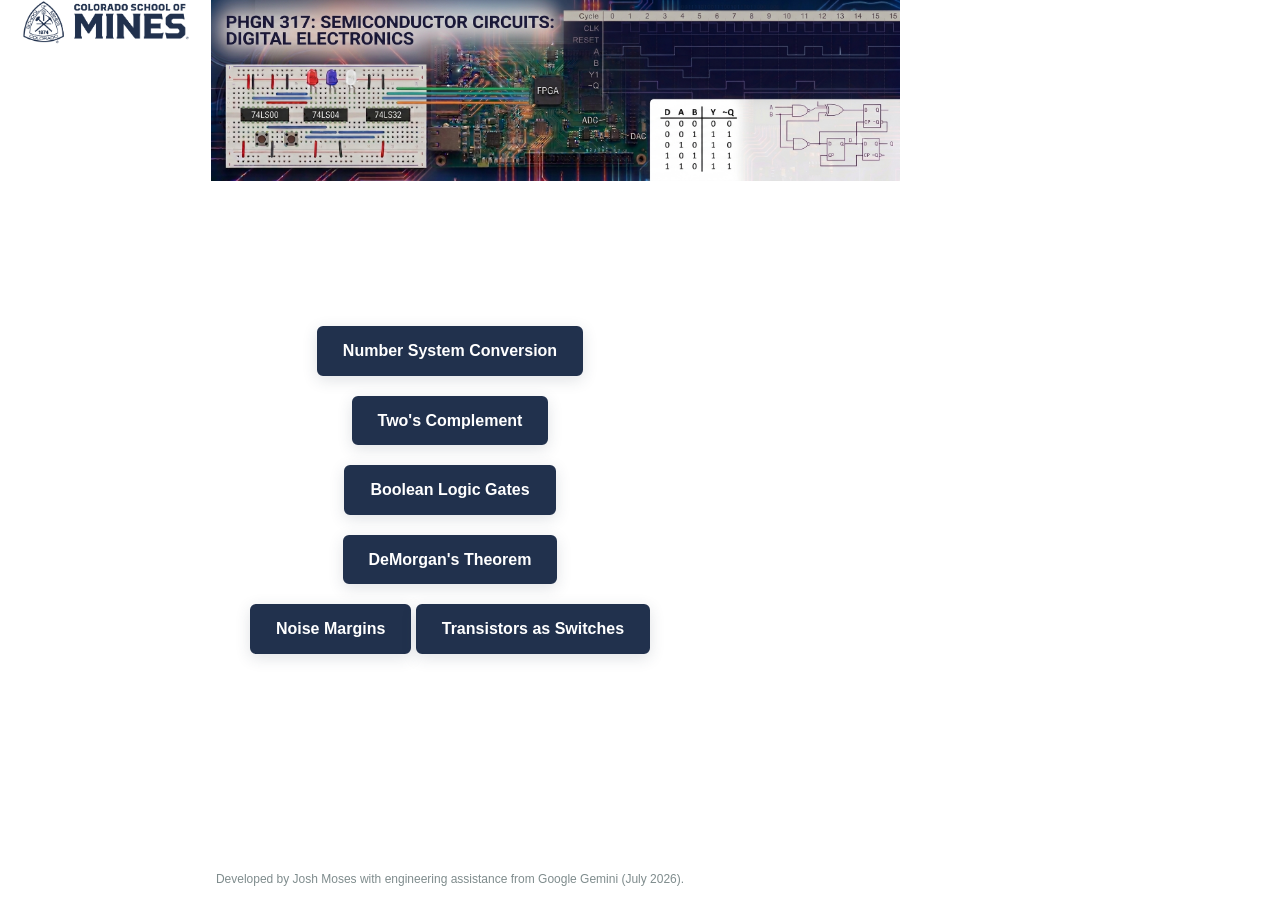
<file: index.html>
<!DOCTYPE html>
<html lang="en">
<head>
    <meta charset="UTF-8">
    <meta name="viewport" content="width=device-width, initial-scale=1.0">
    <title>PHGN317 Digital Electronics Tutorials</title>
    <link rel="stylesheet" href="style.css">
    <style>
        :root {
            --secondary: #3498db;
        }

        body {
            margin: 0;
            padding: 0;
            display: flex;
            flex-direction: column;
            justify-content: center;
            align-items: center;
            min-height: 100vh;
            box-sizing: border-box;
            background-color: var(--background);
        }

        .container {
            text-align: center;
            margin-top: auto;
            margin-bottom: auto;
        }

        /* Strip all template defaults from the root header container */
        #main-header {
            height: auto !important;
            min-height: auto !important;
            padding: 0 !important;
            margin: 0 !important;
            box-shadow: none !important; /* Removes legacy bottom shadows */
            background: transparent !important;
        }

        /* Ensure the wrapper stretches across 100% of the browser width */
        .banner_container {
            width: 100% !important;
            max-width: 100% !important;
            padding: 0 !important;
            margin: 0 !important;
            overflow: hidden;
        }

        /* Force the banner asset to scale fluidly with the screen width */
        #header-banner {
            display: block;
            width: 100% !important;
            height: auto !important; 
            max-height: none !important; 
        }

        .tutorial-button {
            display: inline-block;
            padding: 10px 24px; /* Reduced vertical padding (top/bottom) and horizontal padding */
            font-size: 1rem;    /* Scaled font down slightly to maintain proportion */
            font-weight: bold;
            color: white;
            background-color: var(--primary);
            text-decoration: none;
            border-radius: 6px;  /* Adjusted radius slightly for better visual fit */
            border: 2px solid var(--primary);
            transition: all 0.3s ease;
            box-shadow: 0 4px 15px rgba(44, 62, 80, 0.15);
        }
        .tutorial-button:hover {
            background-color: var(--secondary);
            border-color: var(--secondary);
            transform: translateY(-3px);
            box-shadow: 0 6px 20px rgba(52, 152, 219, 0.3);
        }

        .tutorial-button:active {
            transform: translateY(-1px);
        }
    </style>
</head>
<body>

    <header id="main-header" data-height-onload="114" data-height-loaded="true" data-fixed-height-onload="106" class="">
        <div class="header_container">
                <a href="https://www.mines.edu">
                    <img src="/mines-institutional-mark.png" width="982" height="258" alt="Colorado School of Mines" id="header-logo" data-height-percentage="65" data-actual-width="982" data-actual-height="258">
                </a>
                
                <img src="/banner.png" alt="Header Banner" id="header-banner">
                
            </div>
        </div> <!-- .container -->
    </header>
    <div class="container">
        <a href="base-conversion.html" class="tutorial-button" style="margin-bottom: 20px;">
            Number System Conversion
        </a>
        <br>
        <a href="twos-complement.html" class="tutorial-button" style="margin-bottom: 20px;">
            Two's Complement
        </a>
        <br>
        <a href="logic-gates.html" class="tutorial-button" style="margin-bottom: 20px;">
            Boolean Logic Gates
        </a>
        <br>
        <a href="demorgans-theorem.html" class="tutorial-button" style="margin-bottom: 20px;">
            DeMorgan's Theorem
        </a>
        <br>
        <a href="noise-margins.html" class="tutorial-button">
            Noise Margins
        </a>
        <a href="transistor-switch.html" class="tutorial-button">
            Transistors as Switches
        </a>
    </div>
    <footer class="academic-footer">
        <p>Developed by Josh Moses with engineering assistance from Google Gemini (July 2026).</p>
    </footer>
</body>
</html>
</file>
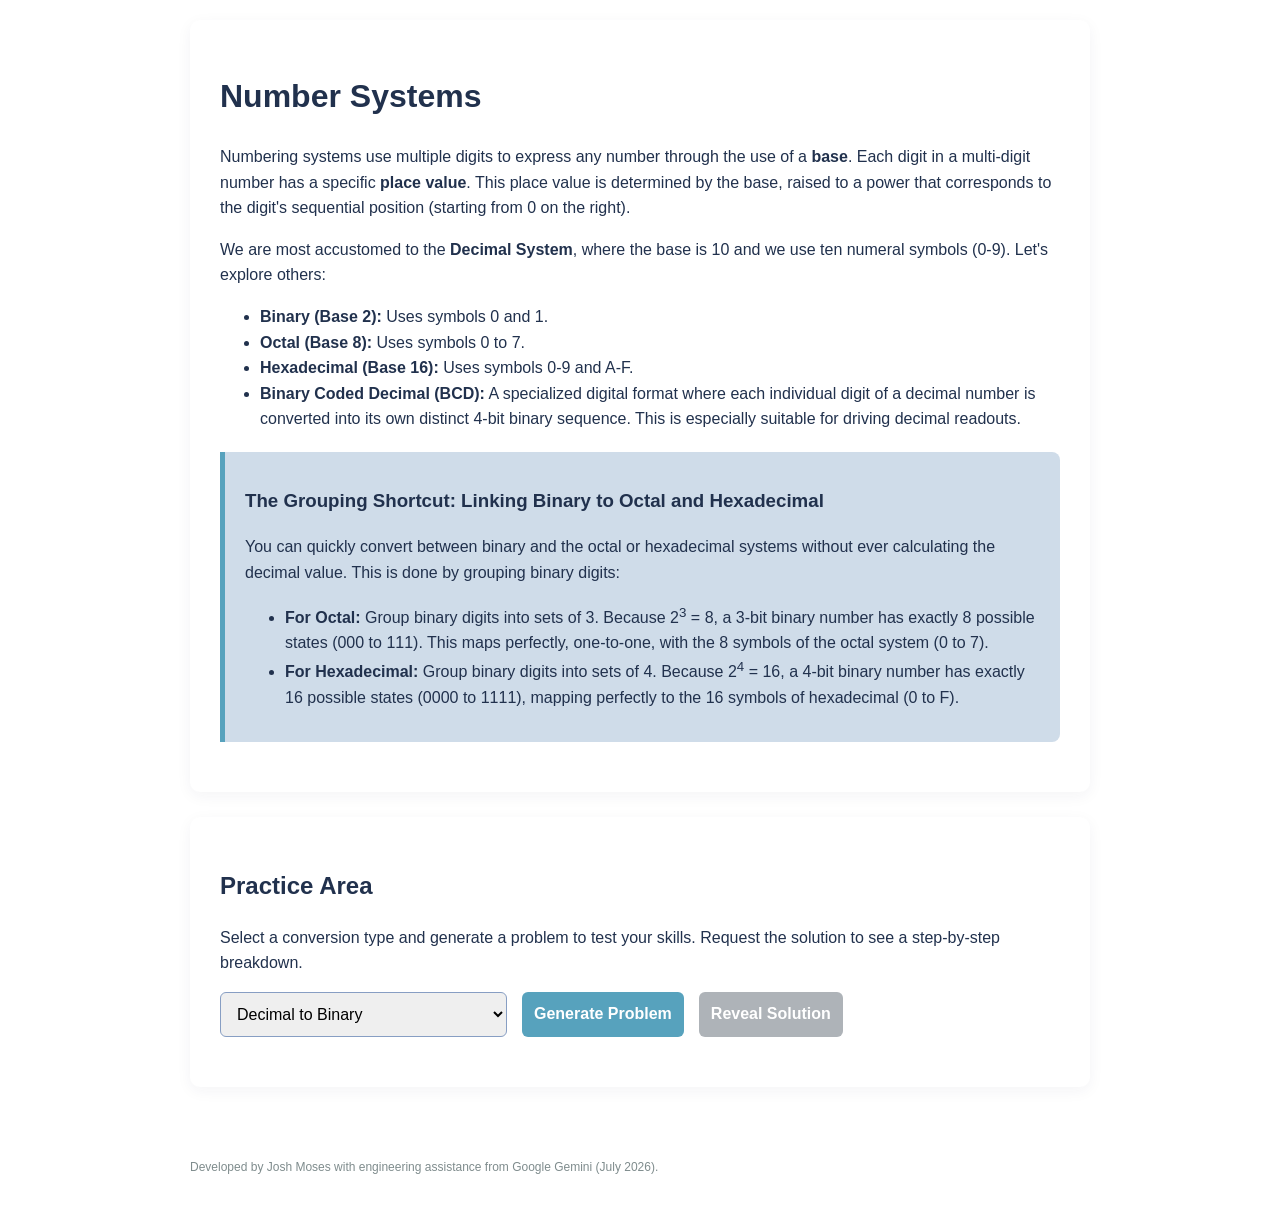
<file: base-conversion.html>
<!DOCTYPE html>
<html lang="en">
<head>
    <meta charset="UTF-8">
    <meta name="viewport" content="width=device-width, initial-scale=1.0">
    <title>Number Base Conversion Mastery</title>
    <link rel="stylesheet" href="style.css">
</head>
<body>

    <header class="card">
        <h1>Number Systems</h1>
        <p>Numbering systems use multiple digits to express any number through the use of a <strong>base</strong>. Each digit in a multi-digit number has a specific <strong>place value</strong>. This place value is determined by the base, raised to a power that corresponds to the digit's sequential position (starting from 0 on the right).</p>
        
        <p>We are most accustomed to the <strong>Decimal System</strong>, where the base is 10 and we use ten numeral symbols (0-9). Let's explore others:</p>
        <ul>
            <li><strong>Binary (Base 2):</strong> Uses symbols 0 and 1.</li>
            <li><strong>Octal (Base 8):</strong> Uses symbols 0 to 7.</li>
            <li><strong>Hexadecimal (Base 16):</strong> Uses symbols 0-9 and A-F.</li>
            <li><strong>Binary Coded Decimal (BCD):</strong> A specialized digital format where each individual digit of a decimal number is converted into its own distinct 4-bit binary sequence.  This is especially suitable for driving decimal readouts.</li>
        </ul>

        <div class="highlight-box">
            <h3>The Grouping Shortcut: Linking Binary to Octal and Hexadecimal</h3>
            <p>You can quickly convert between binary and the octal or hexadecimal systems without ever calculating the decimal value. This is done by grouping binary digits:</p>
            <ul>
                <li><strong>For Octal:</strong> Group binary digits into sets of 3. Because 2<sup>3</sup> = 8, a 3-bit binary number has exactly 8 possible states (000 to 111). This maps perfectly, one-to-one, with the 8 symbols of the octal system (0 to 7).</li>
                <li><strong>For Hexadecimal:</strong> Group binary digits into sets of 4. Because 2<sup>4</sup> = 16, a 4-bit binary number has exactly 16 possible states (0000 to 1111), mapping perfectly to the 16 symbols of hexadecimal (0 to F).</li>
            </ul>
        </div>
    </header>

    <main class="card">
        <h2>Practice Area</h2>
        <p>Select a conversion type and generate a problem to test your skills. Request the solution to see a step-by-step breakdown.</p>
        
        <div class="controls">
            <select id="conversion-type">
                <option value="dec-to-bin">Decimal to Binary</option>
                <option value="dec-to-oct">Decimal to Octal</option>
                <option value="dec-to-hex">Decimal to Hexadecimal</option>
                <option value="dec-to-bcd">Decimal to BCD</option>
                <option value="bin-to-dec">Binary to Decimal</option>
                <option value="bin-to-oct">Binary to Octal (Grouping)</option>
                <option value="bin-to-hex">Binary to Hexadecimal (Grouping)</option>
                <option value="bcd-to-dec">BCD to Decimal</option>
            </select>
            <button onclick="generateProblem()">Generate Problem</button>
            <button id="btn-solution" onclick="showSolution()" disabled>Reveal Solution</button>
        </div>

        <div id="problem-area" class="hidden">
            <div id="problem-statement"></div>
            <div id="solution-area" class="hidden"></div>
        </div>
</main>
<footer class="academic-footer">
    <p>Developed by Josh Moses with engineering assistance from Google Gemini (July 2026).</p>
</footer>

    <script>
        let currentProblem = null;

        function getRandomInt(min, max) {
            return Math.floor(Math.random() * (max - min + 1)) + min;
        }

        function generateProblem() {
            const type = document.getElementById('conversion-type').value;
            const problemArea = document.getElementById('problem-area');
            const statement = document.getElementById('problem-statement');
            const solutionArea = document.getElementById('solution-area');
            const btnSolution = document.getElementById('btn-solution');

            solutionArea.innerHTML = '';
            solutionArea.classList.add('hidden');
            problemArea.classList.remove('hidden');
            btnSolution.disabled = false;

            let num, questionText;

            switch(type) {
                case 'dec-to-bin':
                    num = getRandomInt(15, 255);
                    currentProblem = { num: num, type: type, from: 10, to: 2 };
                    questionText = `Convert the Decimal number ${num} to Binary.`;
                    break;
                case 'dec-to-oct':
                    num = getRandomInt(15, 1024);
                    currentProblem = { num: num, type: type, from: 10, to: 8 };
                    questionText = `Convert the Decimal number ${num} to Octal.`;
                    break;
                case 'dec-to-hex':
                    num = getRandomInt(100, 4096);
                    currentProblem = { num: num, type: type, from: 10, to: 16 };
                    questionText = `Convert the Decimal number ${num} to Hexadecimal.`;
                    break;
                case 'dec-to-bcd':
                    num = getRandomInt(10, 999);
                    currentProblem = { num: num, type: type };
                    questionText = `Convert the Decimal number ${num} to Binary Coded Decimal (BCD).`;
                    break;
                case 'bin-to-dec':
                    num = getRandomInt(15, 255).toString(2);
                    currentProblem = { num: num, type: type, from: 2, to: 10 };
                    questionText = `Convert the Binary number ${num} to Decimal.`;
                    break;
                case 'bin-to-oct':
                    num = getRandomInt(15, 1024).toString(2);
                    currentProblem = { num: num, type: type, from: 2, to: 8 };
                    questionText = `Convert the Binary number ${num} to Octal using the 3-bit grouping method.`;
                    break;
                case 'bin-to-hex':
                    num = getRandomInt(100, 4096).toString(2);
                    currentProblem = { num: num, type: type, from: 2, to: 16 };
                    questionText = `Convert the Binary number ${num} to Hexadecimal using the 4-bit grouping method.`;
                    break;
                case 'bcd-to-dec':
                    let baseDec = getRandomInt(10, 999);
                    num = baseDec.toString().split('').map(d => parseInt(d).toString(2).padStart(4, '0')).join(' ');
                    currentProblem = { num: num, type: type, target: baseDec };
                    questionText = `Convert the BCD sequence ${num} to a Decimal number.`;
                    break;
            }

            statement.innerHTML = questionText;
        }

        function showSolution() {
            const solutionArea = document.getElementById('solution-area');
            solutionArea.innerHTML = '';
            solutionArea.classList.remove('hidden');
            document.getElementById('btn-solution').disabled = true;

            const type = currentProblem.type;
            
            if (type === 'dec-to-bin' || type === 'dec-to-oct' || type === 'dec-to-hex') {
                renderDivisionMethod(currentProblem.num, currentProblem.to, solutionArea);
            } else if (type === 'bin-to-dec') {
                renderPositionalMethod(currentProblem.num, solutionArea);
            } else if (type === 'bin-to-oct') {
                renderGroupingMethod(currentProblem.num, 8, 3, solutionArea);
            } else if (type === 'bin-to-hex') {
                renderGroupingMethod(currentProblem.num, 16, 4, solutionArea);
            } else if (type === 'dec-to-bcd') {
                renderDecToBCD(currentProblem.num, solutionArea);
            } else if (type === 'bcd-to-dec') {
                renderBCDToDec(currentProblem.num, currentProblem.target, solutionArea);
            }
        }

        function renderDivisionMethod(num, base, container) {
            let html = `<h3>Step-by-Step: Repeated Division by ${base}</h3>`;
            html += `<p>Divide the number by the target base (${base}). Keep track of the quotient and the remainder. The remainders, read from bottom to top, form your final answer.</p>`;
            html += `<table><tr><th>Operation</th><th>Quotient</th><th>Remainder</th><th>Symbol</th></tr>`;
            
            let current = num;
            let remainders = [];
            
            while(current > 0) {
                let remainder = current % base;
                let quotient = Math.floor(current / base);
                let symbol = remainder.toString(base).toUpperCase();
                remainders.push(symbol);
                
                html += `<tr>
                            <td>${current} &divide; ${base}</td>
                            <td>${quotient}</td>
                            <td>${remainder}</td>
                            <td><strong>${symbol}</strong></td>
                         </tr>`;
                current = quotient;
            }
            
            html += `</table>`;
            let finalAnswer = remainders.reverse().join('');
            html += `<div class="final-answer">Final Answer: ${finalAnswer}<sub>${base}</sub></div>`;
            container.innerHTML = html;
        }

        function renderPositionalMethod(binStr, container) {
            let html = `<h3>Step-by-Step: Positional Values</h3>`;
            html += `<p>Multiply each digit by 2 raised to the power of its position (starting with 0 on the far right), then sum the results.</p>`;
            html += `<table><tr><th>Digit</th><th>Position</th><th>Weight (2<sup>Position</sup>)</th><th>Value (Digit &times; Weight)</th></tr>`;
            
            let total = 0;
            let length = binStr.length;
            
            for(let i = 0; i < length; i++) {
                let digit = parseInt(binStr[i]);
                let position = length - 1 - i;
                let weight = Math.pow(2, position);
                let value = digit * weight;
                total += value;
                
                html += `<tr>
                            <td>${digit}</td>
                            <td>${position}</td>
                            <td>2<sup>${position}</sup> = ${weight}</td>
                            <td>${digit} &times; ${weight} = <strong>${value}</strong></td>
                         </tr>`;
            }
            
            html += `</table>`;
            html += `<div class="final-answer">Final Answer (Sum of Values): ${total}<sub>10</sub></div>`;
            container.innerHTML = html;
        }

        function renderGroupingMethod(binStr, targetBase, groupSize, container) {
            let systemName = targetBase === 8 ? 'Octal' : 'Hexadecimal';
            let html = `<h3>Step-by-Step: ${groupSize}-Bit Grouping (${systemName})</h3>`;
            html += `<p>Starting from the right, separate the binary number into groups of ${groupSize} bits. Pad the leftmost group with leading zeros if necessary. Then, convert each group directly to its base ${targetBase} equivalent.</p>`;
            
            let paddedBin = binStr;
            while(paddedBin.length % groupSize !== 0) {
                paddedBin = "0" + paddedBin;
            }

            html += `<table><tr><th>${groupSize}-Bit Group</th><th>Decimal Value</th><th>Base ${targetBase} Symbol</th></tr>`;
            
            let finalAnswer = '';
            for(let i = 0; i < paddedBin.length; i += groupSize) {
                let chunk = paddedBin.substring(i, i + groupSize);
                let decValue = parseInt(chunk, 2);
                let baseSymbol = decValue.toString(targetBase).toUpperCase();
                finalAnswer += baseSymbol;
                
                html += `<tr>
                            <td>${chunk}</td>
                            <td>${decValue}</td>
                            <td><strong>${baseSymbol}</strong></td>
                         </tr>`;
            }
            
            html += `</table>`;
            html += `<div class="final-answer">Final Answer: ${finalAnswer}<sub>${targetBase}</sub></div>`;
            container.innerHTML = html;
        }

        function renderDecToBCD(num, container) {
            let html = `<h3>Step-by-Step: Decimal to BCD Conversion</h3>`;
            html += `<p>Isolate each individual decimal digit and transform it independently into its direct 4-bit binary equivalent.</p>`;
            html += `<table><tr><th>Decimal Digit</th><th>4-Bit Binary Conversion</th></tr>`;
            
            let digits = num.toString().split('');
            let bcdArray = [];
            
            digits.forEach(digit => {
                let binaryValue = parseInt(digit).toString(2).padStart(4, '0');
                bcdArray.push(binaryValue);
                html += `<tr>
                            <td><span style="font-size:1.2em; font-weight:bold;">${digit}</span></td>
                            <td><strong style="font-family:monospace; font-size:1.2em;">${binaryValue}</strong></td>
                         </tr>`;
            });
            
            html += `</table>`;
            html += `<div class="final-answer">Final BCD Answer: ${bcdArray.join(' ')}<sub>BCD</sub></div>`;
            container.innerHTML = html;
        }

        function renderBCDToDec(bcdStr, targetDec, container) {
            let html = `<h3>Step-by-Step: BCD to Decimal Conversion</h3>`;
            html += `<p>Examine each distinct 4-bit binary block independently and convert its individual value back into a singular decimal digit.</p>`;
            html += `<table><tr><th>4-Bit BCD Group</th><th>Evaluated Decimal Digit</th></tr>`;
            
            let groups = bcdStr.split(' ');
            
            groups.forEach(group => {
                let decValue = parseInt(group, 2);
                html += `<tr>
                            <td><span style="font-family:monospace; font-size:1.2em;">${group}</span></td>
                            <td><strong style="font-size:1.2em;">${decValue}</strong></td>
                         </tr>`;
            });
            
            html += `</table>`;
            html += `<div class="final-answer">Final Decimal Answer: ${targetDec}<sub>10</sub></div>`;
            container.innerHTML = html;
        }
    </script>
</body>
</html>
</file>
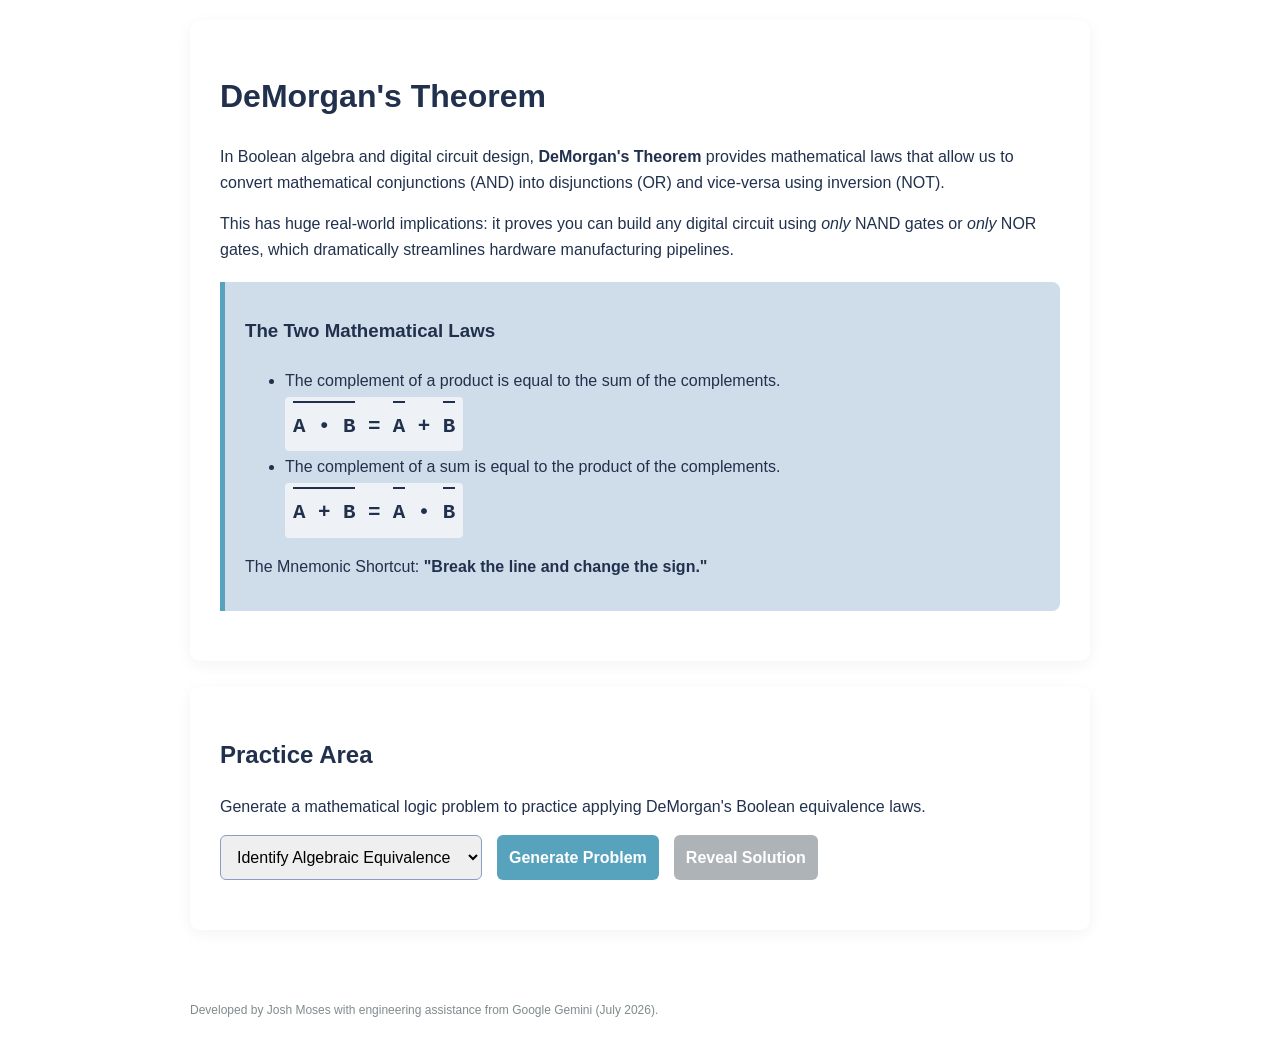
<file: demorgans-theorem.html>
<!DOCTYPE html>
<html lang="en">
<head>
    <meta charset="UTF-8">
    <meta name="viewport" content="width=device-width, initial-scale=1.0">
    <title>DeMorgan's Theorem</title>
    <link rel="stylesheet" href="style.css">
</head>
<body>

    <header class="card">
        <h1>DeMorgan's Theorem</h1>
        <p>In Boolean algebra and digital circuit design, <strong>DeMorgan's Theorem</strong> provides mathematical laws that allow us to convert mathematical conjunctions (AND) into disjunctions (OR) and vice-versa using inversion (NOT).</p>
        
        <p>This has huge real-world implications: it proves you can build any digital circuit using <em>only</em> NAND gates or <em>only</em> NOR gates, which dramatically streamlines hardware manufacturing pipelines.</p>

        <div class="highlight-box">
            <h3>The Two Mathematical Laws</h3>
            <ul style="line-height: 2;">
                <li>The complement of a product is equal to the sum of the complements.<br><span class="expr-text"><span class="bar">A &bull; B</span> = <span class="bar">A</span> + <span class="bar">B</span></span></li>
                <li>The complement of a sum is equal to the product of the complements.<br><span class="expr-text"><span class="bar">A + B</span> = <span class="bar">A</span> &bull; <span class="bar">B</span></span></li>
            </ul>
            <p>The Mnemonic Shortcut: <strong>"Break the line and change the sign."</strong></p>
        </div>
    </header>

    <main class="card">
        <h2>Practice Area</h2>
        <p>Generate a mathematical logic problem to practice applying DeMorgan's Boolean equivalence laws.</p>
        
        <div class="controls">
            <select id="conversion-type">
                <option value="find-equivalent">Identify Algebraic Equivalence</option>
                <option value="evaluate-state">Evaluate Complex Truth Value</option>
            </select>
            <button onclick="generateProblem()">Generate Problem</button>
            <button id="btn-solution" onclick="showSolution()" disabled>Reveal Solution</button>
        </div>

        <div id="problem-area" class="hidden">
            <div id="problem-statement"></div>
            <div id="solution-area" class="hidden"></div>
        </div>
    </main>
    <footer class="academic-footer">
        <p>Developed by Josh Moses with engineering assistance from Google Gemini (July 2026).</p>
    </footer>
    <script>
        let currentProblem = null;

        // Structured expressions using clean HTML overline tags
        const expressions = [
            { 
                origHtml: '<span class="bar">A &bull; B</span>', 
                equivHtml: '<span class="bar">A</span> + <span class="bar">B</span>', 
                calcOrig: (a, b) => !(a && b) ? 1 : 0, 
                calcEquiv: (a, b) => (!a || !b) ? 1 : 0 
            },
            { 
                origHtml: '<span class="bar">A + B</span>', 
                equivHtml: '<span class="bar">A</span> &bull; <span class="bar">B</span>',
                calcOrig: (a, b) => !(a || b) ? 1 : 0, 
                calcEquiv: (a, b) => (!a && !b) ? 1 : 0 
            },
            { 
                origHtml: '<span class="bar"><span class="bar">A</span> &bull; B</span>', 
                equivHtml: 'A + <span class="bar">B</span>', 
                calcOrig: (a, b) => !(!a && b) ? 1 : 0, 
                calcEquiv: (a, b) => (a || !b) ? 1 : 0 
            },
            { 
                origHtml: '<span class="bar">A + <span class="bar">B</span></span>', 
                equivHtml: '<span class="bar">A</span> &bull; B', 
                calcOrig: (a, b) => !(a || !b) ? 1 : 0, 
                calcEquiv: (a, b) => (!a && b) ? 1 : 0 
            }
        ];

        function getRandomInt(min, max) {
            return Math.floor(Math.random() * (max - min + 1)) + min;
        }

        function generateProblem() {
            const type = document.getElementById('conversion-type').value;
            const problemArea = document.getElementById('problem-area');
            const statement = document.getElementById('problem-statement');
            const solutionArea = document.getElementById('solution-area');
            const btnSolution = document.getElementById('btn-solution');

            solutionArea.innerHTML = '';
            solutionArea.classList.add('hidden');
            problemArea.classList.remove('hidden');
            btnSolution.disabled = false;

            const selectedIndex = getRandomInt(0, expressions.length - 1);
            const expr = expressions[selectedIndex];

            if (type === 'find-equivalent') {
                currentProblem = { type, ...expr };
                statement.innerHTML = `Apply DeMorgan's laws to find the simplified, equivalent expression for: <span class="expr-text">${expr.origHtml}</span>.`;
            } else {
                const valA = getRandomInt(0, 1);
                const valB = getRandomInt(0, 1);
                currentProblem = { type, ...expr, a: valA, b: valB };
                statement.innerHTML = `Given active static wire values of <strong>A = ${valA}</strong> and <strong>B = ${valB}</strong>, calculate the output condition for the expression: <span class="expr-text">${expr.origHtml}</span>.`;
            }
        }

        function showSolution() {
            const solutionArea = document.getElementById('solution-area');
            solutionArea.innerHTML = '';
            solutionArea.classList.remove('hidden');
            document.getElementById('btn-solution').disabled = true;

            if (currentProblem.type === 'find-equivalent') {
                renderEquivalentSolution(currentProblem, solutionArea);
            } else {
                renderEvaluationSolution(currentProblem, solutionArea);
            }
        }

        function renderEquivalentSolution(prob, container) {
            let html = ``;
            
            html += `<table>
                        <tr><th>Target Expression</th><th>Transformation Action</th><th>Resulting Form</th></tr>
                        <tr>
                            <td><span class="expr-text">${prob.origHtml}</span></td>
                            <td>Break the line and change the sign</td>
                            <td><span class="expr-text">${prob.equivHtml}</span></td>
                        </tr>
                     </table>`;

            html += `<p>We can guarantee mathematical perfection by building a matching Truth Table matrix proof:</p>`;
            html += `<table>
                        <tr><th>A</th><th>B</th><th>Original: ${prob.origHtml}</th><th>DeMorgan Equiv: ${prob.equivHtml}</th></tr>`;
            
            const states = [[0,0], [0,1], [1,0], [1,1]];
            states.forEach(st => {
                let r1 = prob.calcOrig(st[0], st[1]);
                let r2 = prob.calcEquiv(st[0], st[1]);
                html += `<tr>
                            <td>${st[0]}</td>
                            <td>${st[1]}</td>
                            <td style="background-color:#fcf3cf;"><strong>${r1}</strong></td>
                            <td style="background-color:#d5f5e3;"><strong>${r2}</strong></td>
                         </tr>`;
            });
            html += `</table>`;

            html += `<div class="final-answer">Equivalent Form: ${prob.equivHtml}</div>`;
            container.innerHTML = html;
        }

        function renderEvaluationSolution(prob, container) {
            let ans = prob.calcOrig(prob.a, prob.b);
            let decompHtml = "";
            let notA = prob.a === 1 ? 0 : 1;
            let notB = prob.b === 1 ? 0 : 1;

            // Fixed: Replaced plain text 'overline()' with functional HTML components
            if (prob.origHtml.includes("A &bull; B")) {
                decompHtml = `<span class="bar">${prob.a} &bull; ${prob.b}</span> &rArr; <span class="bar">${prob.a && prob.b}</span> &rArr; <strong>${ans}</strong>`;
            } else if (prob.origHtml.includes("A + B")) {
                decompHtml = `<span class="bar">${prob.a} + ${prob.b}</span> &rArr; <span class="bar">${prob.a || prob.b}</span> &rArr; <strong>${ans}</strong>`;
            } else if (prob.origHtml.includes('class="bar">A</span> &bull; B')) {
                decompHtml = `<span class="bar"><span class="bar">${prob.a}</span> &bull; ${prob.b}</span> &rArr; <span class="bar">${notA} &bull; ${prob.b}</span> &rArr; <span class="bar">${notA && prob.b}</span> &rArr; <strong>${ans}</strong>`;
            } else {
                decompHtml = `<span class="bar">${prob.a} + <span class="bar">${prob.b}</span></span> &rArr; <span class="bar">${prob.a} + ${notB}</span> &rArr; <span class="bar">${prob.a || notB}</span> &rArr; <strong>${ans}</strong>`;
            }

            let html = `<h3>Arithmetic Trace Map</h3>`;
            html += `<p>Substituting values directly into the pipeline logic reveals the following result:</p>`;
            html += `<p style="font-size:1.3em; text-align:center; padding:15px; background:#f9f9f9; border-radius:6px;">${decompHtml}</p>`;
            
            html += `<p>Applying the DeMorgan equivalent shortcut alternative check:</p>`;
            let altAns = prob.calcEquiv(prob.a, prob.b);
            html += `<p style="text-align:center;">Evaluating alternative path returns identical state: <strong>${altAns}</strong></p>`;

            html += `<div class="final-answer">Final Evaluated State: Y = ${ans}</div>`;
            container.innerHTML = html;
        }   
    </script>
</body>
</html>
</file>
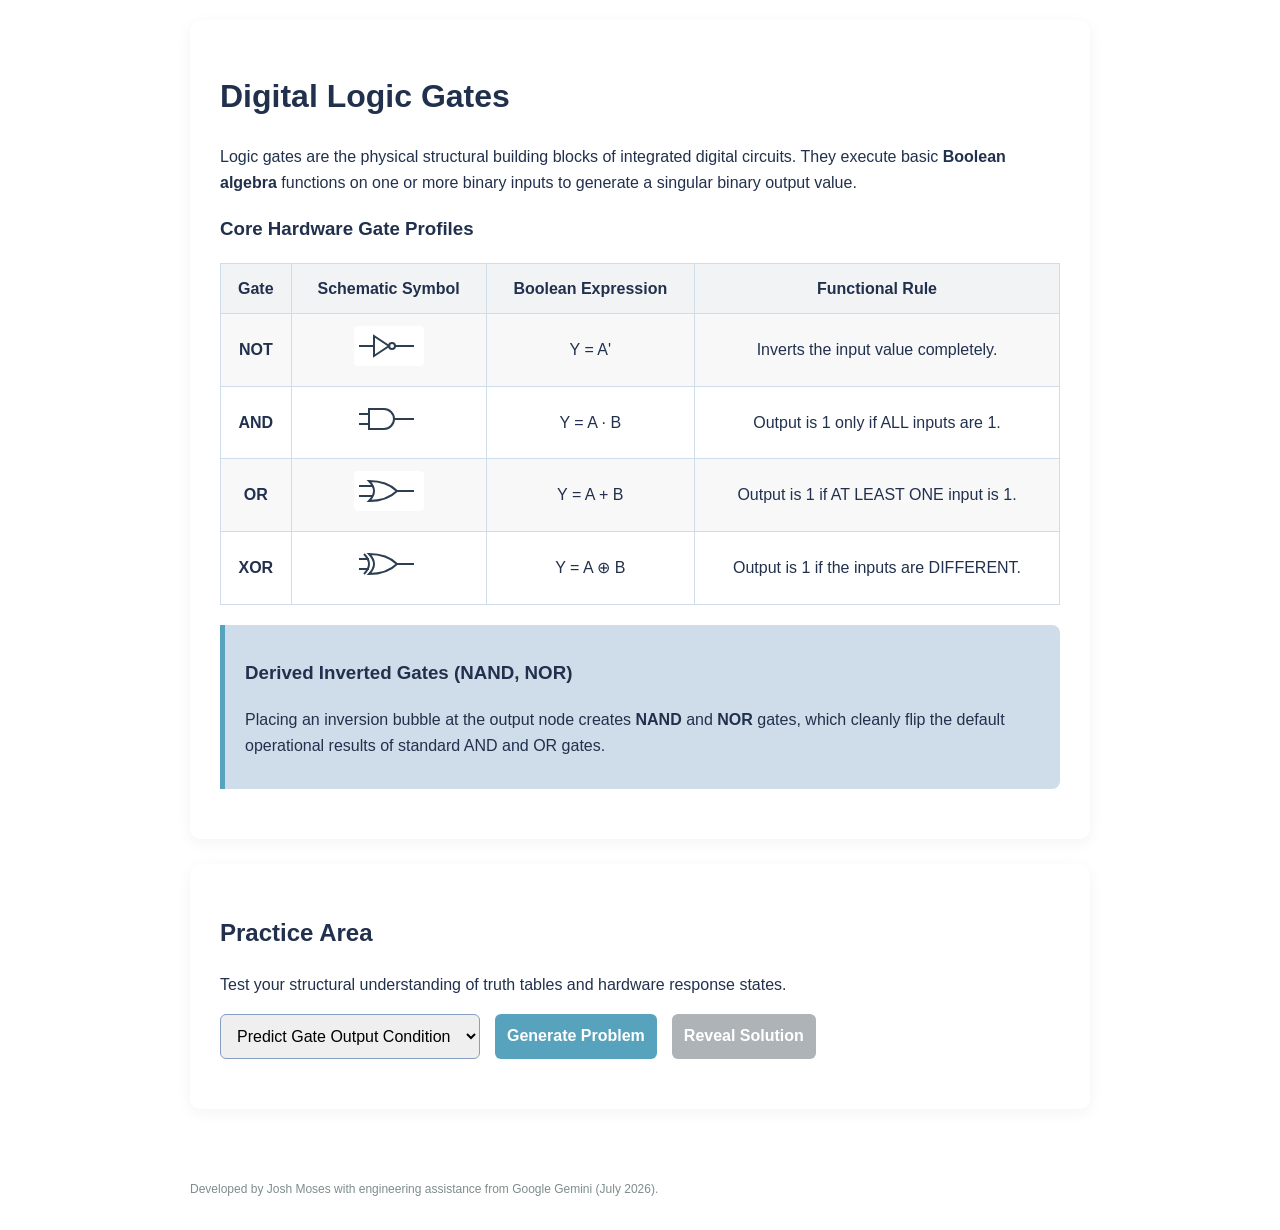
<file: logic-gates.html>
<!DOCTYPE html>
<html lang="en">
<head>
    <meta charset="UTF-8">
    <meta name="viewport" content="width=device-width, initial-scale=1.0">
    <title>Logic Gates & Boolean Algebra</title>
    <link rel="stylesheet" href="style.css">
</head>
<body>

    <header class="card">
        <h1>Digital Logic Gates</h1>
        <p>Logic gates are the physical structural building blocks of integrated digital circuits. They execute basic <strong>Boolean algebra</strong> functions on one or more binary inputs to generate a singular binary output value.</p>
        
        <h3>Core Hardware Gate Profiles</h3>
        <table>
            <tr>
                <th>Gate</th>
                <th>Schematic Symbol</th>
                <th>Boolean Expression</th>
                <th>Functional Rule</th>
            </tr>
            <tr>
                <td><strong>NOT</strong></td>
                <td>
                    <svg class="gate-svg" width="60" height="30" viewBox="0 0 60 30">
                        <polygon points="15,5 30,15 15,25" fill="none" stroke="#2c3e50" stroke-width="2"/>
                        <circle cx="33" cy="15" r="3" fill="none" stroke="#2c3e50" stroke-width="2"/>
                        <line x1="0" y1="15" x2="15" y2="15" stroke="#2c3e50" stroke-width="2"/>
                        <line x1="36" y1="15" x2="55" y2="15" stroke="#2c3e50" stroke-width="2"/>
                    </svg>
                </td>
                <td>Y = A'</td>
                <td>Inverts the input value completely.</td>
            </tr>
            <tr>
                <td><strong>AND</strong></td>
                <td>
                    <svg class="gate-svg" width="60" height="30" viewBox="0 0 60 30">
                        <path d="M10,5 H25 A10,10 0 0,1 35,15 A10,10 0 0,1 25,25 H10 Z" fill="none" stroke="#2c3e50" stroke-width="2"/>
                        <line x1="0" y1="10" x2="10" y2="10" stroke="#2c3e50" stroke-width="2"/>
                        <line x1="0" y1="20" x2="10" y2="20" stroke="#2c3e50" stroke-width="2"/>
                        <line x1="35" y1="15" x2="55" y2="15" stroke="#2c3e50" stroke-width="2"/>
                    </svg>
                </td>
                <td>Y = A &middot; B</td>
                <td>Output is 1 only if ALL inputs are 1.</td>
            </tr>
            <tr>
                <td><strong>OR</strong></td>
                <td>
                    <svg class="gate-svg" width="60" height="30" viewBox="0 0 60 30">
                        <path d="M10,5 Q20,15 10,25 Q28,25 38,15 Q28,5 10,5 Z" fill="none" stroke="#2c3e50" stroke-width="2"/>
                        <line x1="0" y1="10" x2="14" y2="10" stroke="#2c3e50" stroke-width="2"/>
                        <line x1="0" y1="20" x2="14" y2="20" stroke="#2c3e50" stroke-width="2"/>
                        <line x1="38" y1="15" x2="55" y2="15" stroke="#2c3e50" stroke-width="2"/>
                    </svg>
                </td>
                <td>Y = A + B</td>
                <td>Output is 1 if AT LEAST ONE input is 1.</td>
            </tr>
            <tr>
                <td><strong>XOR</strong></td>
                <td>
                    <svg class="gate-svg" width="60" height="30" viewBox="0 0 60 30">
                        <path d="M5,5 Q15,15 5,25" fill="none" stroke="#2c3e50" stroke-width="2"/>
                        <path d="M10,5 Q20,15 10,25 Q28,25 38,15 Q28,5 10,5 Z" fill="none" stroke="#2c3e50" stroke-width="2"/>
                        <line x1="0" y1="10" x2="10" y2="10" stroke="#2c3e50" stroke-width="2"/>
                        <line x1="0" y1="20" x2="10" y2="20" stroke="#2c3e50" stroke-width="2"/>
                        <line x1="38" y1="15" x2="55" y2="15" stroke="#2c3e50" stroke-width="2"/>
                    </svg>
                </td>
                <td>Y = A &oplus; B</td>
                <td>Output is 1 if the inputs are DIFFERENT.</td>
            </tr>
        </table>

        <div class="highlight-box">
            <h3>Derived Inverted Gates (NAND, NOR)</h3>
            <p>Placing an inversion bubble at the output node creates <strong>NAND</strong> and <strong>NOR</strong> gates, which cleanly flip the default operational results of standard AND and OR gates.</p>
        </div>
    </header>

    <main class="card">
        <h2>Practice Area</h2>
        <p>Test your structural understanding of truth tables and hardware response states.</p>
        
        <div class="controls">
            <select id="conversion-type">
                <option value="predict-output">Predict Gate Output Condition</option>
                <option value="identify-gate">Identify Gate from Truth Table</option>
            </select>
            <button onclick="generateProblem()">Generate Problem</button>
            <button id="btn-solution" onclick="showSolution()" disabled>Reveal Solution</button>
        </div>

        <div id="problem-area" class="hidden">
            <div id="problem-statement"></div>
            <div id="solution-area" class="hidden"></div>
        </div>
    </main>

<footer class="academic-footer">
    <p>Developed by Josh Moses with engineering assistance from Google Gemini (July 2026).</p>
</footer>
    <script>
        let currentProblem = null;
        const gates = {
            'AND':  { expr: 'A &middot; B',  calc: (a, b) => a && b },
            'OR':   { expr: 'A + B',         calc: (a, b) => a || b },
            'NAND': { expr: '(A &middot; B)\'', calc: (a, b) => !(a && b) ? 1 : 0 },
            'NOR':  { expr: '(A + B)\'',     calc: (a, b) => !(a || b) ? 1 : 0 },
            'XOR':  { expr: 'A &oplus; B',   calc: (a, b) => a !== b ? 1 : 0 }
        };

        function getRandomInt(min, max) {
            return Math.floor(Math.random() * (max - min + 1)) + min;
        }

        function generateProblem() {
            const type = document.getElementById('conversion-type').value;
            const problemArea = document.getElementById('problem-area');
            const statement = document.getElementById('problem-statement');
            const solutionArea = document.getElementById('solution-area');
            const btnSolution = document.getElementById('btn-solution');

            solutionArea.innerHTML = '';
            solutionArea.classList.add('hidden');
            problemArea.classList.remove('hidden');
            btnSolution.disabled = false;

            const gateKeys = Object.keys(gates);
            const chosenGate = gateKeys[getRandomInt(0, gateKeys.length - 1)];

            if (type === 'predict-output') {
                const inputA = getRandomInt(0, 1);
                const inputB = getRandomInt(0, 1);
                currentProblem = { type, gate: chosenGate, a: inputA, b: inputB };
                statement.innerHTML = `An engineered logic circuit features a single <strong>${chosenGate}</strong> gate. If Input A = <span style="color:#16a085;">${inputA}</span> and Input B = <span style="color:#16a085;">${inputB}</span>, evaluate output state Y.`;
            } else {
                currentProblem = { type, gate: chosenGate };
                statement.innerHTML = `Analyze the mystery truth table rendered below. Identify which hardware logic gate generates this explicit output sequence.`;
                renderMysteryTable(chosenGate, problemArea);
            }
        }

        function renderMysteryTable(gateName, container) {
            let existingTable = document.getElementById('mystery-table-element');
            if(existingTable) existingTable.remove();

            let tableHtml = `<table id="mystery-table-element" style="margin-top:15px; width:50%;">
                                <tr><th>Input A</th><th>Input B</th><th>Output Y</th></tr>`;
            const states = [[0,0], [0,1], [1,0], [1,1]];
            states.forEach(st => {
                let out = gates[gateName].calc(st[0], st[1]) ? 1 : 0;
                tableHtml += `<tr><td>${st[0]}</td><td>${st[1]}</td><td><strong>${out}</strong></td></tr>`;
            });
            tableHtml += `</table>`;
            statement = document.getElementById('problem-statement');
            statement.insertAdjacentHTML('afterend', tableHtml);
        }

        function showSolution() {
            const solutionArea = document.getElementById('solution-area');
            let existingTable = document.getElementById('mystery-table-element');
            if(existingTable && currentProblem.type === 'predict-output') existingTable.remove();

            solutionArea.innerHTML = '';
            solutionArea.classList.remove('hidden');
            document.getElementById('btn-solution').disabled = true;

            if (currentProblem.type === 'predict-output') {
                renderOutputSolution(currentProblem, solutionArea);
            } else {
                renderIdentitySolution(currentProblem.gate, solutionArea);
            }
        }

        function renderOutputSolution(prob, container) {
            const gateData = gates[prob.gate];
            let ans = gateData.calc(prob.a, prob.b) ? 1 : 0;

            let html = `<h3>Step-by-Step Circuit Trace</h3>`;
            html += `<p>Let's map the structural inputs down into the functional rules of the <strong>${prob.gate}</strong> operation:</p>`;
            html += `<table>
                        <tr><th>Boolean Expression Structure</th><th>Substitution Evaluated</th><th>Final Evaluation</th></tr>
                        <tr>
                            <td>Y = ${gateData.expr}</td>
                            <td>Y = ${prob.a} [Operation] ${prob.b}</td>
                            <td>Y = <strong>${ans}</strong></td>
                        </tr>
                     </table>`;
            html += `<div class="final-answer">Final Output State Y = ${ans}</div>`;
            container.innerHTML = html;
        }

        function renderIdentitySolution(gateName, container) {
            let html = `<h3>Truth Table Profiling Solution</h3>`;
            html += `<p>Let's review the evaluation characteristics of the active truth table sequence:</p><ul>`;
            
            if(gateName === 'AND') html += `<li>The output drops to 1 exclusively when both inputs are pulled high. This corresponds to Boolean multiplication.</li>`;
            if(gateName === 'OR') html += `<li>The output goes high if any positive signal line is triggered. This matches logical addition.</li>`;
            if(gateName === 'NAND') html += `<li>The output remains uniformly locked at 1, except for the absolute high-input boundary state where it breaks down to 0. This is an inverted AND envelope.</li>`;
            if(gateName === 'NOR') html += `<li>The output triggers to high only when the structural baseline rests fully at 0. This is an inverted OR envelope.</li>`;
            if(gateName === 'XOR') html += `<li>The system output triggers cleanly when input states mismatch, dropping to 0 under uniform load conditions.</li>`;
            
            html += `</ul><div class="final-answer">Identified Gate Profile: ${gateName}</div>`;
            container.innerHTML = html;
        }
    </script>
</body>
</html>
</file>
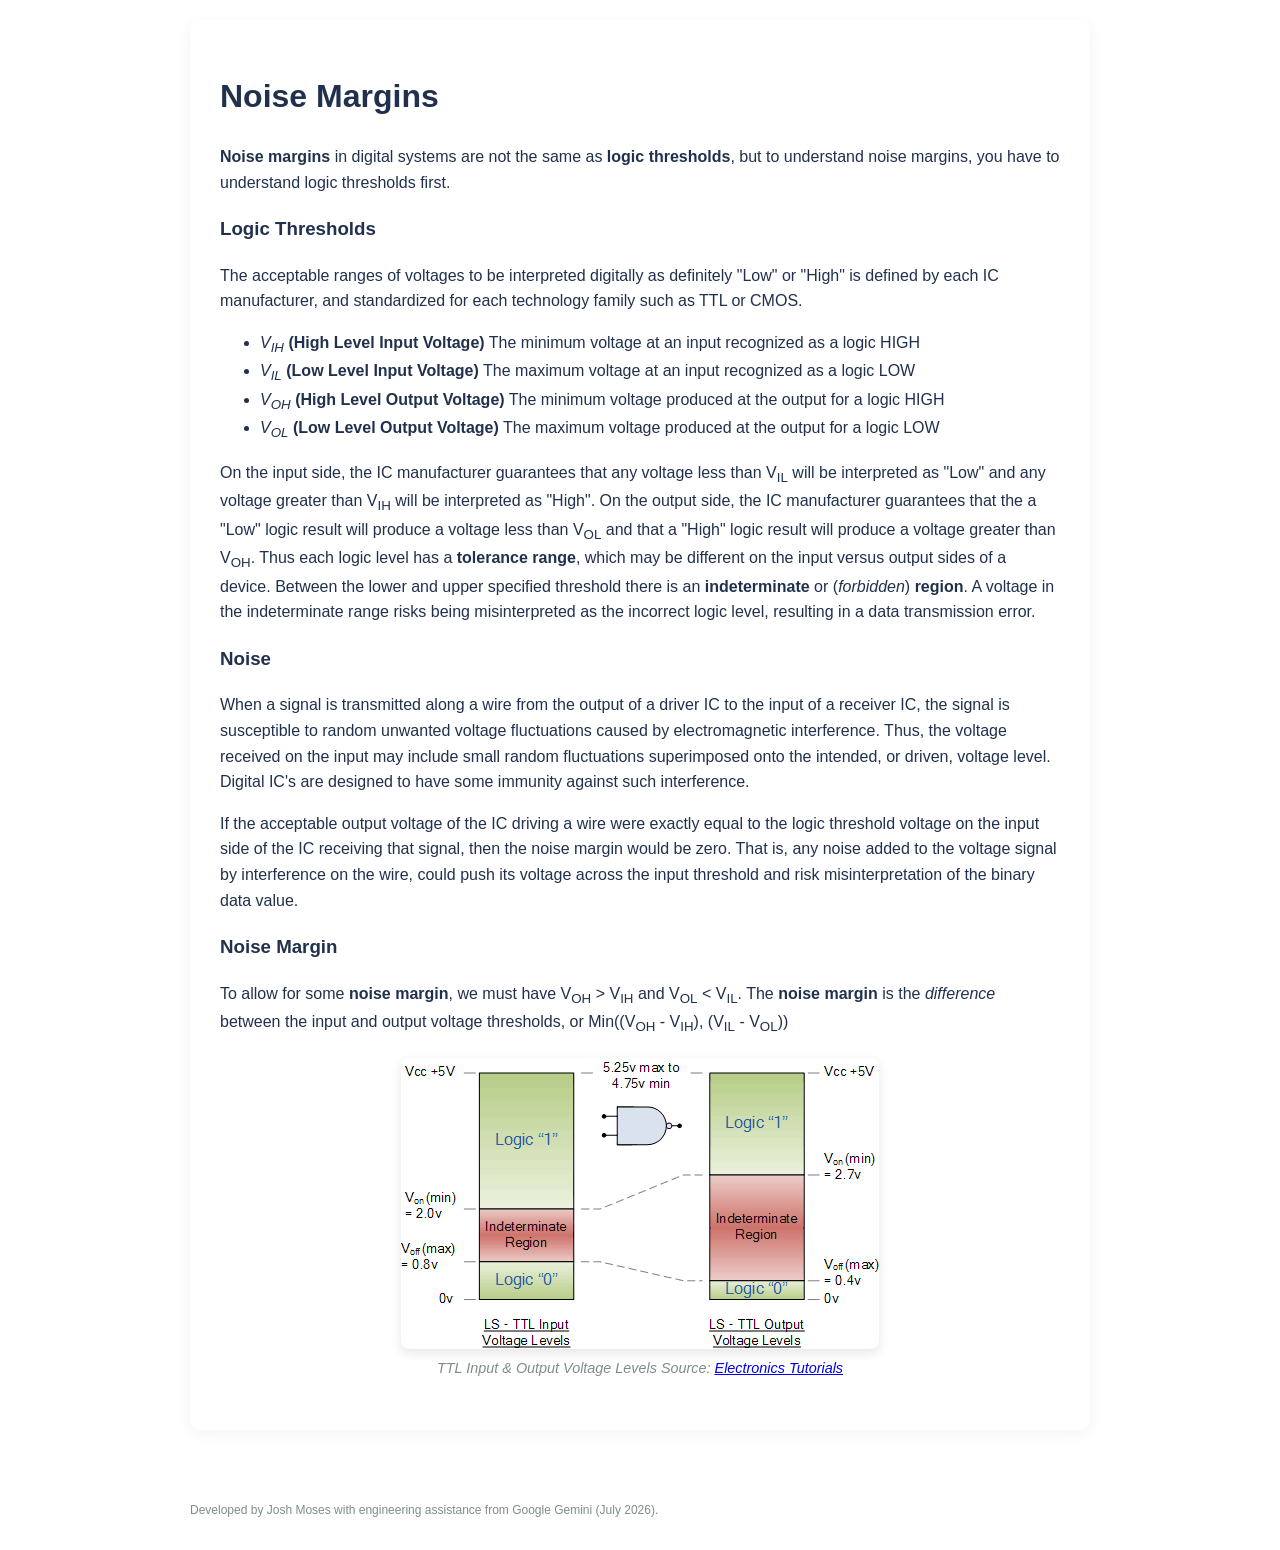
<file: noise-margins.html>
<!DOCTYPE html>
<html lang="en">
<head>
    <meta charset="UTF-8">
    <meta name="viewport" content="width=device-width, initial-scale=1.0">
    <title>Noise Margins</title>
    <link rel="stylesheet" href="style.css">
    <style>
    .tutorial-media {
        max-width: 100%;       /* Ensures the GIF never overflows the card */
        height: auto;          /* Maintains the original aspect ratio */
        display: block;
        margin: 0 auto;        /* Centers the image horizontally */
        border-radius: 8px;    /* Matches your site's rounded card aesthetic */
        box-shadow: 0 4px 12px rgba(0, 0, 0, 0.1); /* Subtle elevation */
    }

    /* Optional Figure Caption Styling */
    .media-container {
        margin: 20px 0;
        text-align: center;
    }

    figcaption {
        font-size: 0.9em;
        color: #7f8c8d;
        margin-top: 8px;
        font-style: italic;
    }       
    </style>
</head>
<body>

<header class="card">
    <h1>Noise Margins</h1>
    <p><strong>Noise margins</strong> in digital systems are not the same as <strong>logic thresholds</strong>, but to understand noise margins, you have to understand logic thresholds first.</p>
    <h3>Logic Thresholds</h3>
    <p>The acceptable ranges of voltages to be interpreted digitally as definitely "Low" or "High" is defined by each IC manufacturer, and standardized for each technology family such as TTL or CMOS.</p>
    <ul>
        <li><em>V<sub>IH</sub></em> <strong>(High Level Input Voltage)</strong> The minimum voltage at an input recognized as a logic HIGH</li>
        <li><em>V<sub>IL</sub></em> <strong>(Low Level Input Voltage)</strong> The maximum voltage at an input recognized as a logic LOW</li>
        <li><em>V<sub>OH</sub></em> <strong>(High Level Output Voltage)</strong> The minimum voltage produced at the output for a logic HIGH</li>
        <li><em>V<sub>OL</sub></em> <strong>(Low Level Output Voltage)</strong> The maximum voltage produced at the output for a logic LOW</li>
    </ul>
    <p>On the input side, the IC manufacturer guarantees that any voltage less than V<sub>IL</sub> will be interpreted as "Low" and any voltage greater than V<sub>IH</sub> will be interpreted as "High".  On the output side, the IC manufacturer guarantees that the a "Low" logic result will produce a voltage less than V<sub>OL</sub> and that a "High" logic result will produce a voltage greater than V<sub>OH</sub>.  Thus each logic level has a <strong>tolerance range</strong>, which may be different on the input versus output sides of a device.  Between the lower and upper specified threshold there is an <strong>indeterminate</strong> or (<em>forbidden</em>) <strong>region</strong>.  A voltage in the indeterminate range risks being misinterpreted as the incorrect logic level, resulting in a data transmission error.</p>
    <h3>Noise</h3>
    <p>When a signal is transmitted along a wire from the output of a driver IC to the input of a receiver IC, the signal is susceptible to random unwanted voltage fluctuations caused by electromagnetic interference.  Thus, the voltage received on the input may include small random fluctuations superimposed onto the intended, or driven, voltage level.  Digital IC's are designed to have some immunity against such interference.</p>
    <p>If the acceptable output voltage of the IC driving a wire were exactly equal to the logic threshold voltage on the input side of the IC receiving that signal, then the noise margin would be zero.  That is, any noise added to the voltage signal by interference on the wire, could push its voltage across the input threshold and risk misinterpretation of the binary data value.</p>
    <h3>Noise Margin</h3>
    <p>To allow for some <strong>noise margin</strong>, we must have V<sub>OH</sub> > V<sub>IH</sub> and V<sub>OL</sub> < V<sub>IL</sub>.  The <strong>noise margin</strong> is the <em>difference</em> between the input and output voltage thresholds, or Min((V<sub>OH</sub> - V<sub>IH</sub>), (V<sub>IL</sub> - V<sub>OL</sub>))</p>

    <figure class="media-container">
        <img src="images/logic-levels.gif" alt="Noise margins" class="tutorial-media">
        <figcaption>TTL Input & Output Voltage Levels
            <span class="source-credit">
            Source: <a href="https://www.electronics-tutorials.ws/logic/logic_1.html target="_blank" rel="noopener noreferrer">Electronics Tutorials</a>
        </span>
        </figcaption>
    </figure>

</header>

<footer class="academic-footer">
    <p>Developed by Josh Moses with engineering assistance from Google Gemini (July 2026).</p>
</footer>
</file>
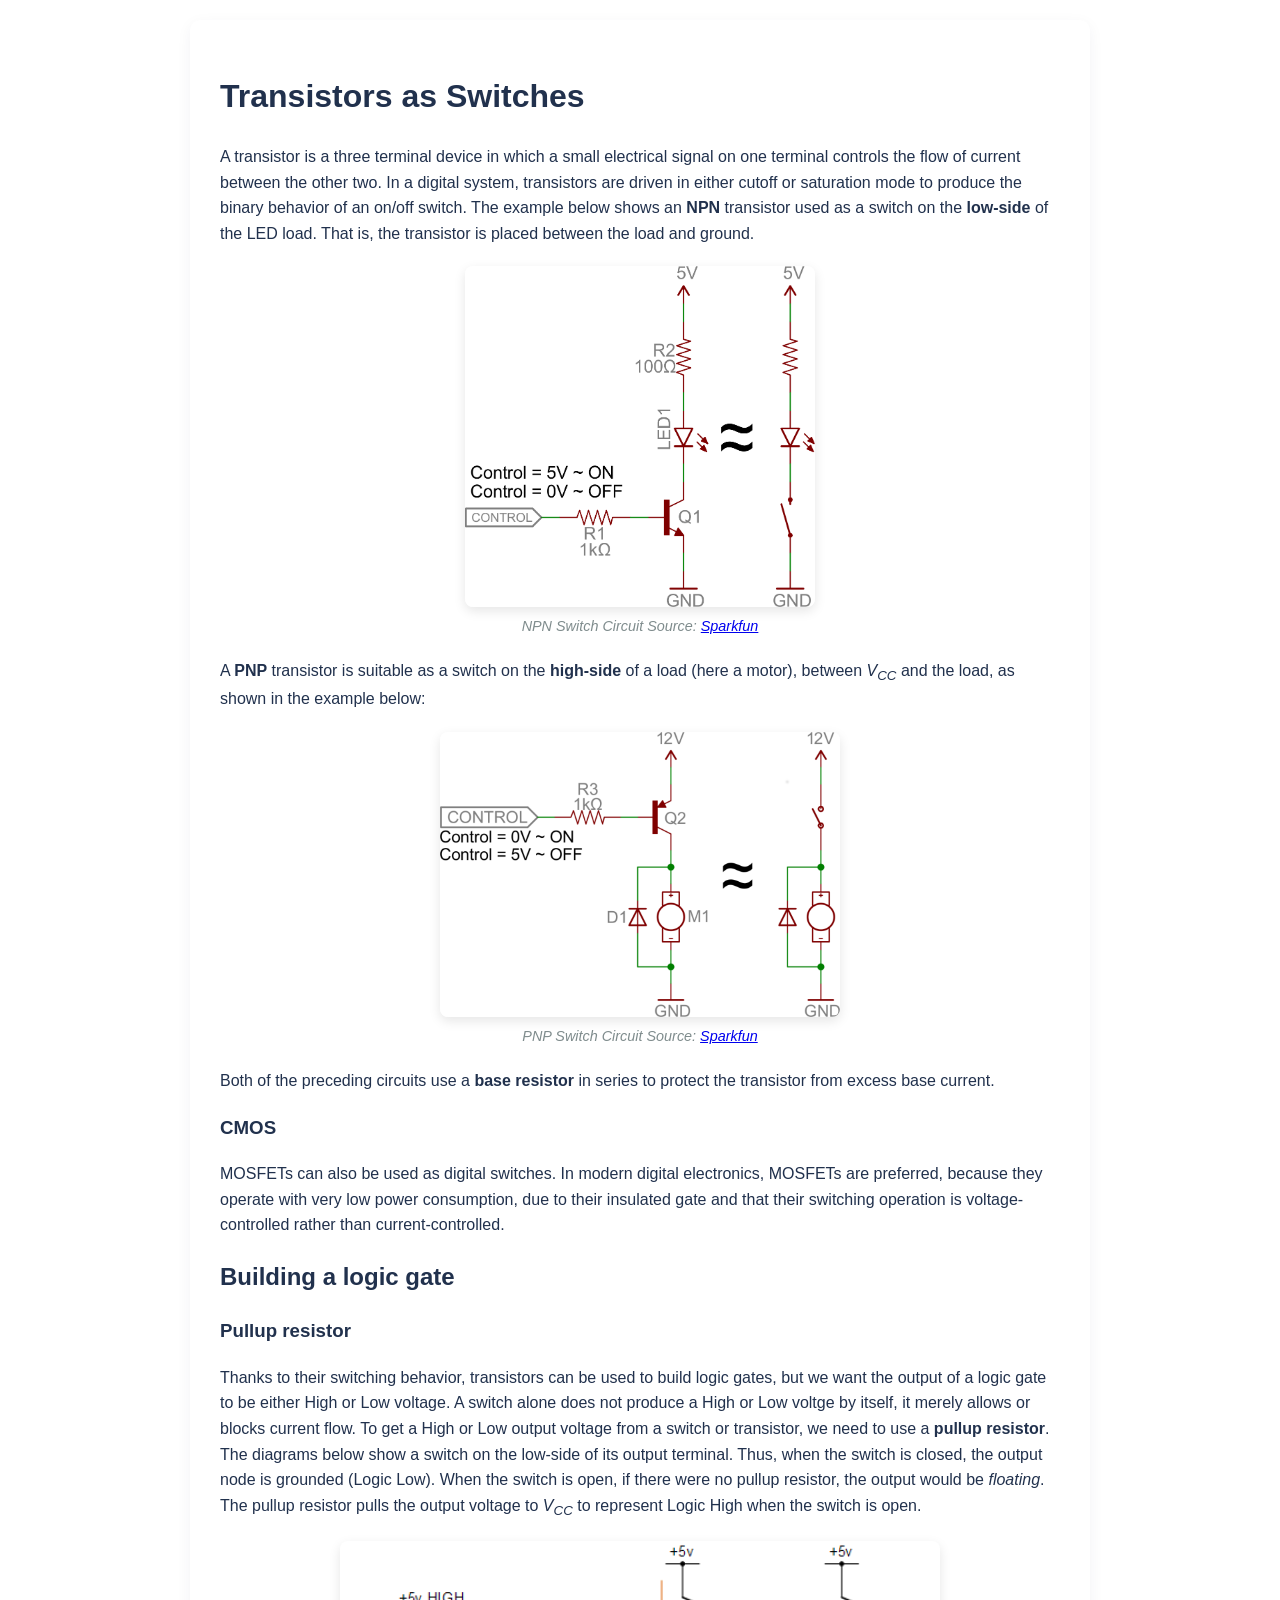
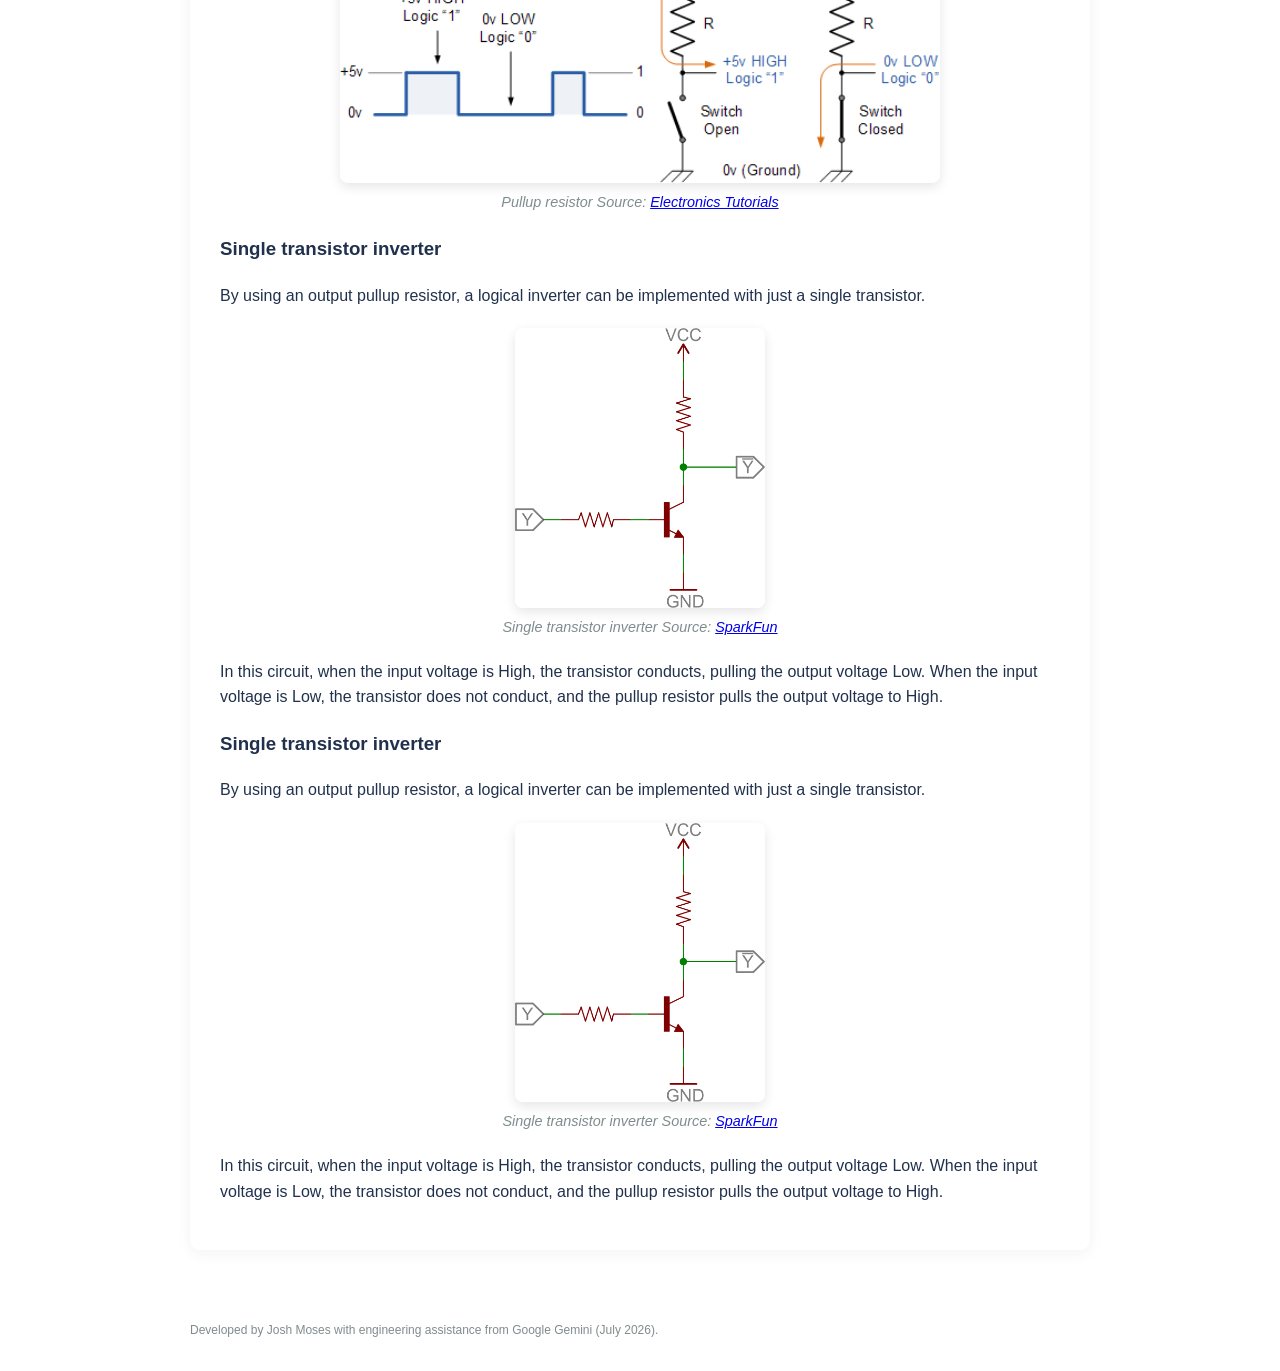
<file: transistor-switch.html>
<!DOCTYPE html>
<html lang="en">
<head>
    <meta charset="UTF-8">
    <meta name="viewport" content="width=device-width, initial-scale=1.0">
    <title>Transistors as switches</title>
    <link rel="stylesheet" href="style.css">
    <style>
    .tutorial-media {
        width: 100%;
        height: auto;          /* Maintains the original aspect ratio */
        display: block;
        margin: 0 auto;        /* Centers the image horizontally */
        border-radius: 8px;    /* Matches your site's rounded card aesthetic */
        box-shadow: 0 4px 12px rgba(0, 0, 0, 0.1); /* Subtle elevation */
    }

    /* Optional Figure Caption Styling */
    .media-container {
        margin: 20px 0;
        text-align: center;
    }

    figcaption {
        font-size: 0.9em;
        color: #7f8c8d;
        margin-top: 8px;
        font-style: italic;
    }       
    </style>
</head>
<body>
<header class="card">
    <h1>Transistors as Switches</h1>
    <p>A transistor is a three terminal device in which a small electrical signal on one terminal controls the flow of current between the other two.  In a digital system, transistors are driven in either cutoff or saturation mode to produce the binary behavior of an on/off switch.  The example below shows an <strong>NPN</strong> transistor used as a switch on the <strong>low-side</strong> of the LED load.  That is, the transistor is placed between the load and ground.</p>
    <figure class="media-container">
        <img src="images/npn-switch-led.png" alt="Noise margins" class="tutorial-media" style="max-width: 350px;">
        <figcaption>NPN Switch Circuit
            <span class="source-credit">
            Source: <a href="https://learn.sparkfun.com/tutorials/transistors/applications-i-switches=" target="_blank" rel="noopener noreferrer">Sparkfun</a>
        </span>
        </figcaption>
    </figure>
    <p>A <strong>PNP</strong> transistor is suitable as a switch on the <strong>high-side</strong> of a load (here a motor), between <em>V<sub>CC</sub></em> and the load, as shown in the example below:</p>
    <figure class="media-container">
        <img src="images/pnp-switch-motor_3.png" alt="Noise margins" class="tutorial-media" style="max-width: 400px;">
        <figcaption>PNP Switch Circuit
            <span class="source-credit">
            Source: <a href="https://learn.sparkfun.com/tutorials/transistors/applications-i-switches" target="=_blank" rel="noopener noreferrer">Sparkfun</a>
        </span>
        </figcaption>
    </figure>
    <p>Both of the preceding circuits use a <strong>base resistor</strong> in series to protect the transistor from excess base current.</p>
    <h3>CMOS</h3>
    <p>MOSFETs can also be used as digital switches.  In modern digital electronics, MOSFETs are preferred, because they operate with very low power consumption, due to their insulated gate and that their switching operation is voltage-controlled rather than current-controlled.</p>
    <h2>Building a logic gate</h2>
    <h3>Pullup resistor</h3>
    <p>Thanks to their switching behavior, transistors can be used to build logic gates, but we want the output of a logic gate to be either High or Low voltage.  A switch alone does not produce a High or Low voltge by itself, it merely allows or blocks current flow.  To get a High or Low output voltage from a switch or transistor, we need to use a <strong>pullup resistor</strong>.  The diagrams below show a switch on the low-side of its output terminal.  Thus, when the switch is closed, the output node is grounded (Logic Low).  When the switch is open, if there were no pullup resistor, the output would be <em>floating</em>.  The pullup resistor pulls the output voltage to <em>V<sub>CC</sub></em> to represent Logic High when the switch is open.</p>
    <figure class="media-container">
        <img src="images/pullup-resistor.gif" alt="Circuit diagram to illustrate the use of a pullup resistor" class="tutorial-media" style="max-width: 600px;">
        <figcaption>Pullup resistor
            <span class="source-credit">
            Source: <a href="https://www.electronics-tutorials.ws/logic/logic_1.html" rel="noopener noreferrer" target="=_blank">Electronics Tutorials</a>
        </span>
        </figcaption>
    </figure>
    <h3>Single transistor inverter</h3>
    <p>By using an output pullup resistor, a logical inverter can be implemented with just a single transistor.</p>
     <figure class="media-container">
        <img src="images/single-transistor-inverter.png" alt="Circuit diagram to of a single transistor inverter" class="tutorial-media" style="max-width: 250px;">
        <figcaption>Single transistor inverter
            <span class="source-credit">
            Source: <a href="https://learn.sparkfun.com/tutorials/transistors/applications-i-switches" rel="noopener noreferrer" target="=_blank">SparkFun</a>
        </span>
        </figcaption>
    </figure>   
    <p>In this circuit, when the input voltage is High, the transistor conducts, pulling the output voltage Low.  When the input voltage is Low, the transistor does not conduct, and the pullup resistor pulls the output voltage to High.</p>
    <h3>Single transistor inverter</h3>
    <p>By using an output pullup resistor, a logical inverter can be implemented with just a single transistor.</p>
     <figure class="media-container">
        <img src="images/single-transistor-inverter.png" alt="Circuit diagram to of a single transistor inverter" class="tutorial-media" style="max-width: 250px;">
        <figcaption>Single transistor inverter
            <span class="source-credit">
            Source: <a href="https://learn.sparkfun.com/tutorials/transistors/applications-i-switches" rel="noopener noreferrer" target="=_blank">SparkFun</a>
        </span>
        </figcaption>
    </figure>   
    <p>In this circuit, when the input voltage is High, the transistor conducts, pulling the output voltage Low.  When the input voltage is Low, the transistor does not conduct, and the pullup resistor pulls the output voltage to High.</p>
</header>

<footer class="academic-footer">
    <p>Developed by Josh Moses with engineering assistance from Google Gemini (July 2026).</p>
</footer>
</file>
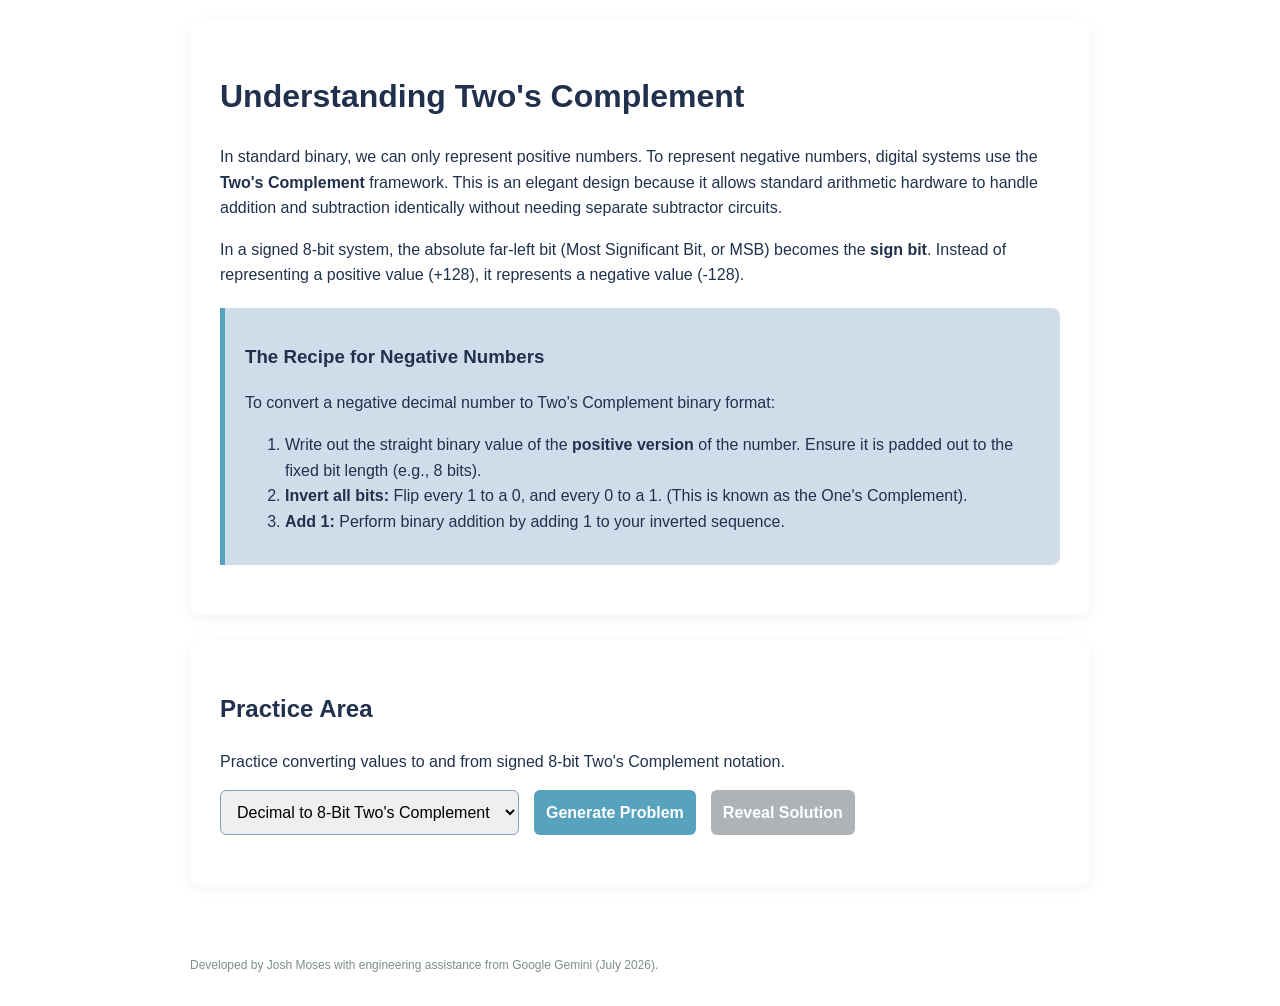
<file: twos-complement.html>
<!DOCTYPE html>
<html lang="en">
<head>
    <meta charset="UTF-8">
    <meta name="viewport" content="width=device-width, initial-scale=1.0">
    <title>Two's Complement</title>
    <link rel="stylesheet" href="style.css">
</head>
<body>

    <header class="card">
        <h1>Understanding Two's Complement</h1>
        <p>In standard binary, we can only represent positive numbers. To represent negative numbers, digital systems use the <strong>Two's Complement</strong> framework. This is an elegant design because it allows standard arithmetic hardware to handle addition and subtraction identically without needing separate subtractor circuits.</p>
        
        <p>In a signed 8-bit system, the absolute far-left bit (Most Significant Bit, or MSB) becomes the <strong>sign bit</strong>. Instead of representing a positive value (+128), it represents a negative value (-128).</p>

        <div class="highlight-box">
            <h3>The Recipe for Negative Numbers</h3>
            <p>To convert a negative decimal number to Two's Complement binary format:</p>
            <ol>
                <li>Write out the straight binary value of the <strong>positive version</strong> of the number. Ensure it is padded out to the fixed bit length (e.g., 8 bits).</li>
                <li><strong>Invert all bits:</strong> Flip every 1 to a 0, and every 0 to a 1. (This is known as the One's Complement).</li>
                <li><strong>Add 1:</strong> Perform binary addition by adding 1 to your inverted sequence.</li>
            </ol>
        </div>
    </header>

    <main class="card">
        <h2>Practice Area</h2>
        <p>Practice converting values to and from signed 8-bit Two's Complement notation.</p>
        
        <div class="controls">
            <select id="conversion-type">
                <option value="dec-to-twos">Decimal to 8-Bit Two's Complement</option>
                <option value="twos-to-dec">8-Bit Two's Complement to Decimal</option>
            </select>
            <button onclick="generateProblem()">Generate Problem</button>
            <button id="btn-solution" onclick="showSolution()" disabled>Reveal Solution</button>
        </div>

        <div id="problem-area" class="hidden">
            <div id="problem-statement"></div>
            <div id="solution-area" class="hidden"></div>
        </div>
</main>

<footer class="academic-footer">
    <p>Developed by Josh Moses with engineering assistance from Google Gemini (July 2026).</p>
</footer>
    <script>
        let currentProblem = null;

        function getRandomInt(min, max) {
            return Math.floor(Math.random() * (max - min + 1)) + min;
        }

        function toTwosComplement8Bit(num) {
            if (num >= 0) {
                return num.toString(2).padStart(8, '0');
            } else {
                let positiveBin = Math.abs(num).toString(2).padStart(8, '0');
                let invertedBin = positiveBin.split('').map(bit => bit === '0' ? '1' : '0').join('');
                let decimalInverted = parseInt(invertedBin, 2);
                let processingVal = decimalInverted + 1;
                return processingVal.toString(2).padStart(8, '0');
            }
        }

        function fromTwosComplement8Bit(binStr) {
            if (binStr[0] === '0') {
                return parseInt(binStr, 2);
            } else {
                let invertedBin = binStr.split('').map(bit => bit === '0' ? '1' : '0').join('');
                let magnitude = parseInt(invertedBin, 2) + 1;
                return -magnitude;
            }
        }

        function generateProblem() {
            const type = document.getElementById('conversion-type').value;
            const problemArea = document.getElementById('problem-area');
            const statement = document.getElementById('problem-statement');
            const solutionArea = document.getElementById('solution-area');
            const btnSolution = document.getElementById('btn-solution');

            solutionArea.innerHTML = '';
            solutionArea.classList.add('hidden');
            problemArea.classList.remove('hidden');
            btnSolution.disabled = false;

            let num, questionText;

            if (type === 'dec-to-twos') {
                num = getRandomInt(-128, -1);
                currentProblem = { num: num, type: type };
                questionText = `Convert the signed Decimal number <span style="color:#e67e22;">${num}</span> to an 8-Bit Two's Complement binary sequence.`;
            } else {
                let randomDec = getRandomInt(-128, 127);
                let binStr = toTwosComplement8Bit(randomDec);
                currentProblem = { num: binStr, type: type, target: randomDec };
                questionText = `Convert the 8-Bit Two's Complement binary number <span class="binary-text">${binStr}</span> to its signed Decimal equivalent.`;
            }

            statement.innerHTML = questionText;
        }

        function showSolution() {
            const solutionArea = document.getElementById('solution-area');
            solutionArea.innerHTML = '';
            solutionArea.classList.remove('hidden');
            document.getElementById('btn-solution').disabled = true;

            if (currentProblem.type === 'dec-to-twos') {
                renderDecToTwos(currentProblem.num, solutionArea);
            } else {
                renderTwosToDec(currentProblem.num, currentProblem.target, solutionArea);
            }
        }

        function renderDecToTwos(num, container) {
            let absVal = Math.abs(num);
            let posBin = absVal.toString(2).padStart(8, '0');
            let invertedBin = posBin.split('').map(bit => bit === '0' ? '1' : '0').join('');
            let finalBin = toTwosComplement8Bit(num);

            let html = `<h3>Step-by-Step Conversion</h3>`;
            html += `<table>
                        <tr><th>Step</th><th>Description</th><th>Value</th></tr>
                        <tr><td>1</td><td>Find absolute value and pad to 8 bits</td><td class="binary-text">${posBin} (+${absVal})</td></tr>
                        <tr><td>2</td><td>Invert all bits (One's Complement)</td><td class="binary-text">${invertedBin}</td></tr>
                        <tr><td>3</td><td>Add 1 to the sequence</td><td class="binary-text">+ 00000001</td></tr>
                     </table>`;
            
            html += `<div class="final-answer">Final Answer: ${finalBin}<sub>2</sub></div>`;
            container.innerHTML = html;
        }

        function renderTwosToDec(binStr, target, container) {
            let html = `<h3>Step-by-Step Evaluation</h3>`;
            
            if (binStr[0] === '0') {
                html += `<p>The most significant bit (MSB) is <strong>0</strong>, which indicates this is a <strong>positive</strong> number. Evaluate it directly using standard positional notation.</p>`;
                html += `<table><tr><th>Bit Position Weights</th><td>128</td><td>64</td><td>32</td><td>16</td><td>8</td><td>4</td><td>2</td><td>1</td></tr>`;
                html += `<tr><th>Binary Bits</th>` + binStr.split('').map(b => `<td><strong>${b}</strong></td>`).join('') + `</tr></table>`;
            } else {
                html += `<p>The most significant bit (MSB) is <strong>1</strong>, which indicates this is a <strong>negative</strong> number. We can evaluate it by isolating the negative sign-bit weight balance:</p>`;
                html += `<table><tr><th>Bit Position Weights</th><td style="color:red; font-weight:bold;">-128</td><td>64</td><td>32</td><td>16</td><td>8</td><td>4</td><td>2</td><td>1</td></tr>`;
                html += `<tr><th>Binary Bits</th>` + binStr.split('').map((b, i) => i === 0 ? `<td style="color:red;"><strong>${b}</strong></td>` : `<td><strong>${b}</strong></td>`).join('') + `</tr></table>`;
                
                let weightSumExpr = [];
                let weights = [-128, 64, 32, 16, 8, 4, 2, 1];
                weights.forEach((w, i) => {
                    if (binStr[i] === '1') weightSumExpr.push(w);
                });
                
                html += `<p style="text-align:center; font-size:1.1em;">Summing weights: ${weightSumExpr.join(' + ')} = <strong>${target}</strong></p>`;
            }

            html += `<div class="final-answer">Final Decimal Answer: ${target}<sub>10</sub></div>`;
            container.innerHTML = html;
        }
    </script>
</body>
</html>
</file>
<file: style.css>
:root {
/* Primary structural & prominent header elements */
    --primary: #21314D;             /* Mines Dark Blue */
    --text: #21314D;             /* Mines Dark Blue */
    --secondary: #57A2BD;
    --background: #ffffff;
/* Subtle background fills for table headers & alternating rows (Replaces #f5f6fa) */
    --bg-subtle: rgba(33, 49, 77, 0.06); /* 4% Mines Dark Blue tint */
/* Soft, brand-tinted drop shadow */
    --shadow: rgba(33, 49, 77, 0.05);
/* Distinct UI elements & active button borders */
    --border-interactive: #879EC3; /* Mines Light Blue */
/* Subtle dividers & table gridlines */
    --border-subtle: #CFDCE9;     /* Mines Pale Blue */

    --card-bg: #ffffff;
    --success: rgba(128, 195, 66, 0.12);
    --success-border: #80C342;
    --success-text: #21314D;
}

/* Strip template restrictions from the main header structural block */
#main-header {
    top: 0 !important;
    height: auto !important;
    min-height: auto !important;
    padding: 0 !important;
    margin: 0 !important;
    box-shadow: none !important;
}

/* Arrange the logo and banner side-by-side and center them vertically */
.header_container {
    display: flex;
    align-items: flex-start; 
    width: 100% !important;
    max-width: 100% !important;
    padding: 0 0 0 20px; /* Gives both assets a clean breathing margin from the screen edges */
    box-sizing: border-box;
    overflow: hidden;
}

/* Keep the logo constrained and structurally protected from squishing */
#header-logo {
    height: 45px !important; /* Matches your baseline header scale */
    width: auto !important;
    flex-shrink: 0; /* Prevents the banner from compressing the logo width */
    margin-right: 20px; /* Creates a clean gap between the logo and the banner */
}

/* Force the banner to claim all remaining horizontal viewport space */
#header-banner {
    flex: 1 1 auto; /* Allows banner to occupy all available right-side space */
    min-width: 0;   /* Essential flexbox fix: stops image from clipping/overflowing */
    height: 120px !important; /* Matches logo height */
    width: 100% !important;
    object-fit: contain; /* Renders the FULL image without cutting off edges */
    object-position: left top; /* Keeps banner aligned with the top-left of its space */
}

/* Container styling to sit right next to the logo */
.header-custom-banner {
    display: inline-block;
    vertical-align: middle;
    margin-left: 25px; /* Adjust spacing between logo and your banner */
    max-height: 65%;   /* Mimics Divi's default logo height restrictions */
    transition: all 0.4s ease-in-out; /* Keeps transitions in sync with the header shrink */
}

/* Keeps the logo container from forcing line breaks */
.logo_container {
    max-width: 70% !important; 
    width: auto !important;
}

/* Force the image to scale proportionally based on height */
#logo {
    display: inline-block;
    vertical-align: middle;
    width: auto !important;
    height: auto !important;
    max-height: 74px !important; /* Adjust based on your header's look (74px fits a 114px header well) */
}

/* Ensure helper span stays inline with the new dimensions */
.logo_helper {
    display: inline-block;
    vertical-align: middle;
    height: 100%;
}

/* Constrain the image size contextually */
#custom-banner {
    display: block;
    height: auto;
    max-height: 74px; /* Default height based on a 114px header height */
    width: auto;      /* Protects aspect ratio */
    transition: all 0.4s ease-in-out;
}

/* Adjusts the banner size when the header shrinks on scroll */
#main-header.et-fixed-header #custom-banner {
    max-height: 68px; /* Slightly smaller maximum height for the fixed header state */
}

/* Ensure the layout helper span stays inline with the banner dimensions */
.banner_helper {
    display: inline-block;
    vertical-align: middle;
    height: 100%;
}

body {
    font-family: Arial, Calibri, "Open Sans", sans-serif;
    line-height: 1.6;
    color: #21314D;
    max-width: 900px;
    margin: 0 auto;
    padding: 20px;
    background-color: var(--background);
}

h1, h2, h3 { color: var(--primary); }

.card {
    background: var(--card-bg);
    padding: 30px;
    border-radius: 10px;
    box-shadow: 0 4px 15px rgba(33, 49, 77, 0.05);
    margin-bottom: 25px;
}

.highlight-box {
    background-color: #CFDCE9;
    border-left: 5px solid var(--secondary);
    padding: 15px 20px;
    margin: 20px 0;
    border-radius: 0 8px 8px 0;
}

.controls {
    display: flex;
    gap: 15px;
    margin-bottom: 20px;
    flex-wrap: wrap;
}

select, button {
    padding: 12px;
    font-size: 16px;
    border-radius: 6px;
    border: 1px solid #879EC3;
    outline: none;
}

button {
    background-color: var(--secondary);
    color: white;
    border: none;
    cursor: pointer;
    font-weight: bold;
    transition: background-color 0.2s;
}

button:hover { background-color: #0272DE; }

button:disabled {
    background-color: #AEB3B8;
    cursor: not-allowed;
}

#problem-statement {
    font-size: 1.4em;
    font-weight: bold;
    margin-bottom: 20px;
    color: var(--primary);
}

table {
    width: 100%;
    border-collapse: collapse;
    margin-top: 15px;
    margin-bottom: 15px;
}

th, td {
    border: 1px solid #CFDCE9;
    padding: 12px;
    text-align: center;
}

th { background-color: var(--bg-subtle); font-weight: 600; }

tr:nth-child(even) { background-color: rgba(33, 49, 77, 0.03); } /* 2% Mines Dark Blue tint */

/* The Illusion-Breaker: Renders crisp, independent stacked bars */
.bar {
    position: relative;
    display: inline-block;
    padding-top: 5px; /* Creates gaps for nested bars automatically */
}

.bar::before {
    content: "";
    position: absolute;
    top: 0;
    left: 0;
    right: 0;
    border-top: 2px solid #21314D;
}

.expr-text {
    font-family: 'Courier New', Courier, monospace;
    font-weight: bold;
    font-size: 1.3em;
    /* Luminous brand blend: sits perfectly between Pale Blue and Pure White */
    background: rgba(255, 255, 255, 0.65); 
  
    /* Ensures crisp, accessible typography contrast inside the highlight */
    color: #21314D; /* Mines Dark Blue */
    padding: 4px 8px;
    border-radius: 4px;
    display: inline-block;
}

.gate-svg {
    background: #fff;
    padding: 5px;
    border-radius: 4px;
}

.final-answer {
    margin-top: 25px;
    font-size: 1.3em;
    background: var(--success);
    color: var(--success-text);
    padding: 15px;
    border-radius: 8px;
    text-align: center;
    border: 2px solid var(--success-border);
    animation: fadeIn 0.5s ease-in;
}

.binary-text {
    font-family: monospace;
    font-size: 1.25em;
    letter-spacing: 2px;
}

.academic-footer {
    font-size: 0.75em;
    color: #7f8c8d;
    text-align: left;
    margin-top: 40px;
    padding-top: 20px;
    border-top: 1px solid (33, 49, 77, 0.65);
    line-height: 1.4;
}

@keyframes fadeIn {
    from { opacity: 0; transform: translateY(-10px); }
    to { opacity: 1; transform: translateY(0); }
}

.hidden { display: none; }

/* --- Production CSS Rules Extracted from the Theme Framework --- */

#main-header {
  position: relative;
  background-color: #ffffff;
  width: 100%;
  z-index: 99999;
  /* Hardcoding the live site's runtime height value since JS isn't injecting it */
  height: 114px; 
  box-shadow: 0 1px 0 rgba(0, 0, 0, 0.1);
  backface-visibility: hidden;
}

#main-header .container {
  position: relative;
  width: 80%;
  max-width: 1080px;
  margin: 0 auto;
  height: 100%;
}

/* Divi's clearfix structural fix used on the live site */
.clearfix::after {
  content: "";
  display: block;
  clear: both;
}

#main-header .logo_container {
  position: absolute;
  top: 0;
  bottom: 0;
  left: 0;
  height: 100%;
  transition: all 0.4s ease-in-out;
}

/* The vertical alignment engine used by the theme */
#main-header .logo_helper {
  display: inline-block;
  height: 100%;
  vertical-align: middle;
}

#main-header #logo {
  display: inline-block;
  vertical-align: middle;
  /* Replicates the live theme's data-height-percentage="65" rule */
  max-height: 65%; 
  width: auto;
  height: auto;
  transition: all 0.4s ease-in-out;
}
</file>
